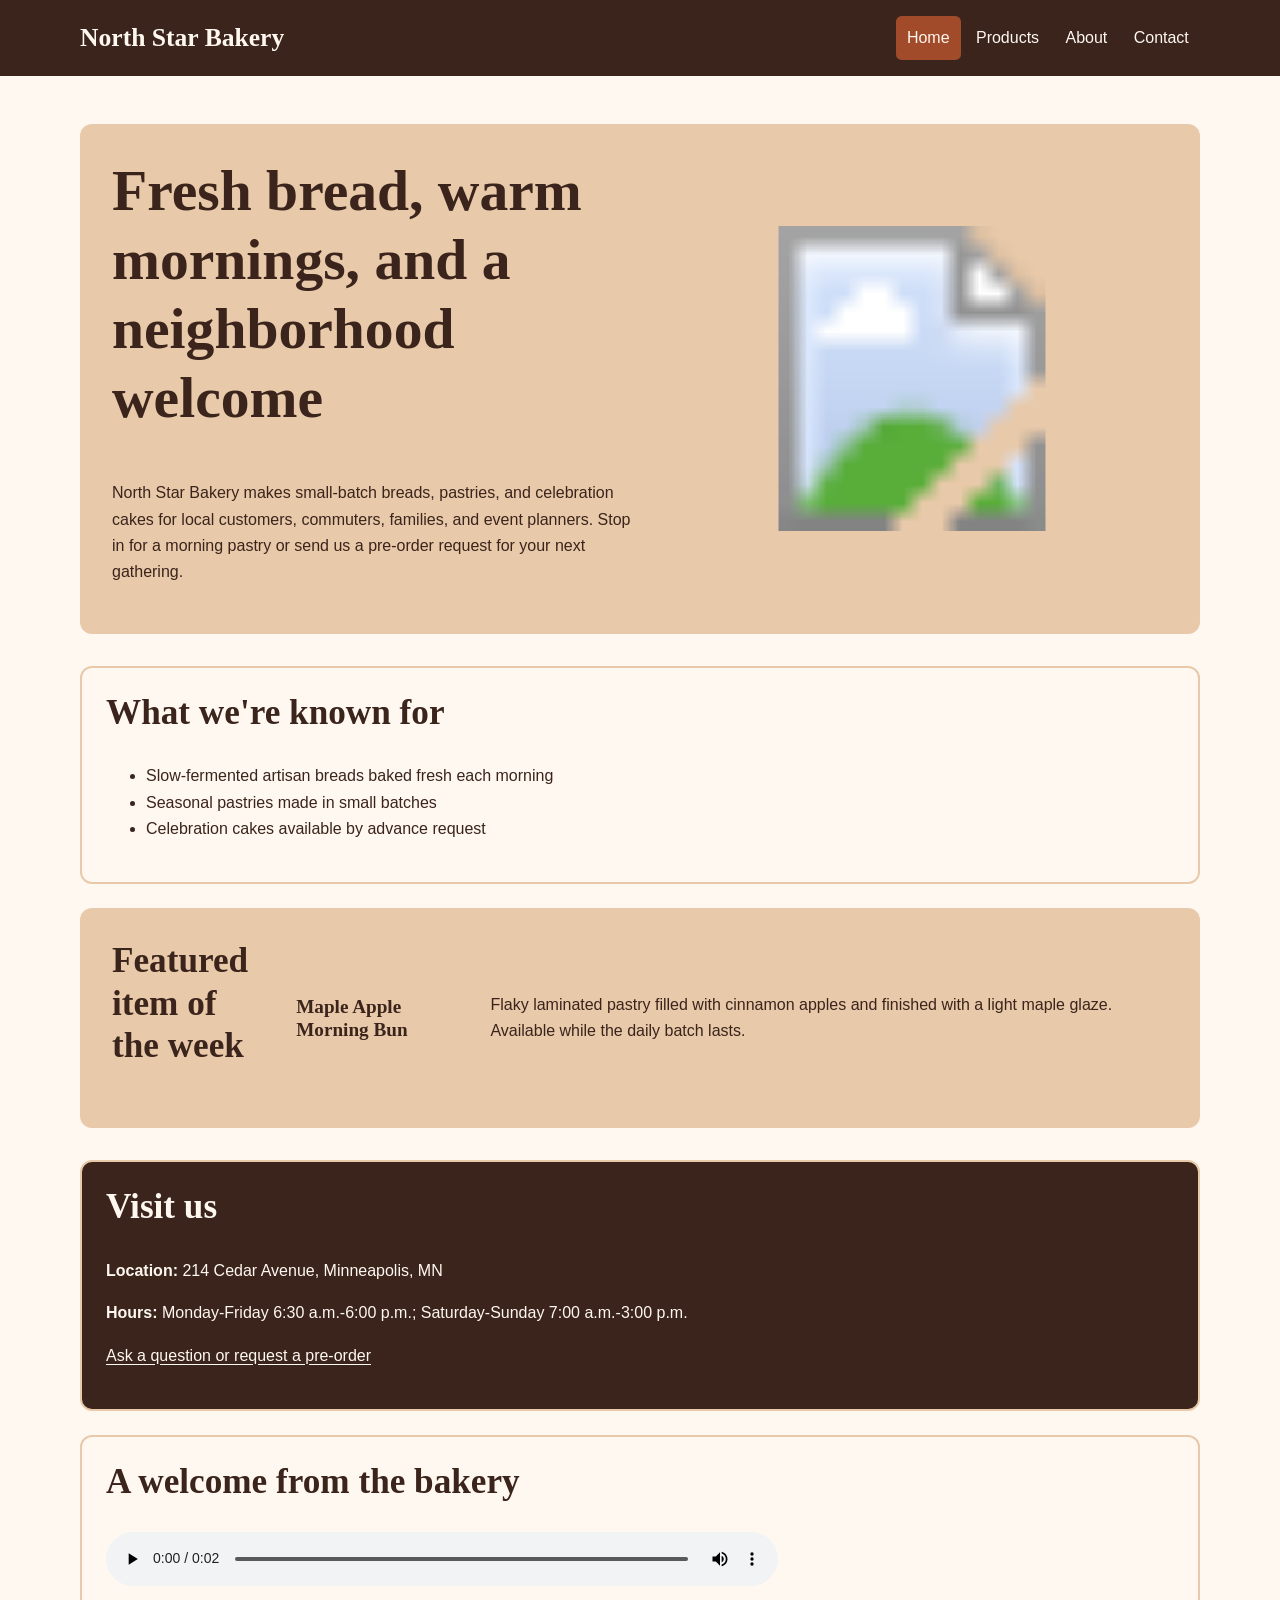
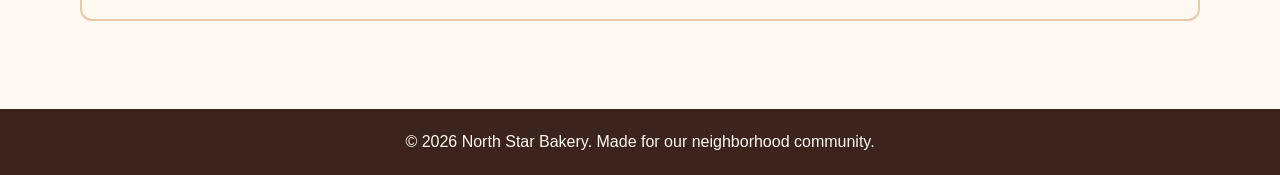
<file: index.html>
<!DOCTYPE html>
<html lang="en">
<head>
  <meta charset="UTF-8">
  <meta name="viewport" content="width=device-width, initial-scale=1.0">
  <title>North Star Bakery | Home</title>
  <link rel="stylesheet" href="css/styles.css">
</head>
<body>
  <a class="skip-link" href="#main-content">Skip to main content</a>
  <header class="site-header">
    <p class="brand"><a href="index.html">North Star Bakery</a></p>
    <nav class="site-nav" aria-label="Primary navigation">
      <a href="index.html" aria-current="page">Home</a>
      <a href="products.html">Products</a>
      <a href="about.html">About</a>
      <a href="contact.html">Contact</a>
    </nav>
  </header>

  <main id="main-content" class="site-main">
    <section class="hero">
      <div class="hero-copy">
      <h1>Fresh bread, warm mornings, and a neighborhood welcome</h1>
      <p>North Star Bakery makes small-batch breads, pastries, and celebration cakes for local customers, commuters, families, and event planners. Stop in for a morning pastry or send us a pre-order request for your next gathering.</p>
      </div>
      <img class="hero-image" src="media/bakery-storefront_c.svg" alt="Front entrance of North Star Bakery welcoming neighborhood customers">
    </section>

    <section class="content-panel">
      <h2>What we're known for</h2>
      <ul>
        <li>Slow-fermented artisan breads baked fresh each morning</li>
        <li>Seasonal pastries made in small batches</li>
        <li>Celebration cakes available by advance request</li>
      </ul>
    </section>

    <section class="feature-section">
      <div class="feature-copy">
      <h2>Featured item of the week</h2>
      </div>
      <picture class="feature-picture">
        <source media="(min-width: 720px)" srcset="media/bakery-feature-large_c.svg">
        <img src="media/bakery-feature-small_c.svg" alt="Seasonal featured bakery item prepared for this week's special">
      </picture>
      <h3>Maple Apple Morning Bun</h3>
      <p>Flaky laminated pastry filled with cinnamon apples and finished with a light maple glaze. Available while the daily batch lasts.</p>
    </section>

    <section class="visit-panel">
      <h2>Visit us</h2>
      <p><strong>Location:</strong> 214 Cedar Avenue, Minneapolis, MN</p>
      <p><strong>Hours:</strong> Monday-Friday 6:30 a.m.-6:00 p.m.; Saturday-Sunday 7:00 a.m.-3:00 p.m.</p>
      <p><a href="contact.html">Ask a question or request a pre-order</a></p>
    </section>

    <section class="content-panel">
      <h2>A welcome from the bakery</h2>
      <audio controls>
        <source src="[data-uri]" type="audio/mpeg">
        Your browser does not support the audio element. Please visit our Contact page if you would like information about products or pre-orders.
      </audio>
    </section>
  </main>

  <footer class="site-footer">
    <p>&copy; 2026 North Star Bakery. Made for our neighborhood community.</p>
  </footer>
</body>
</html>
</file>
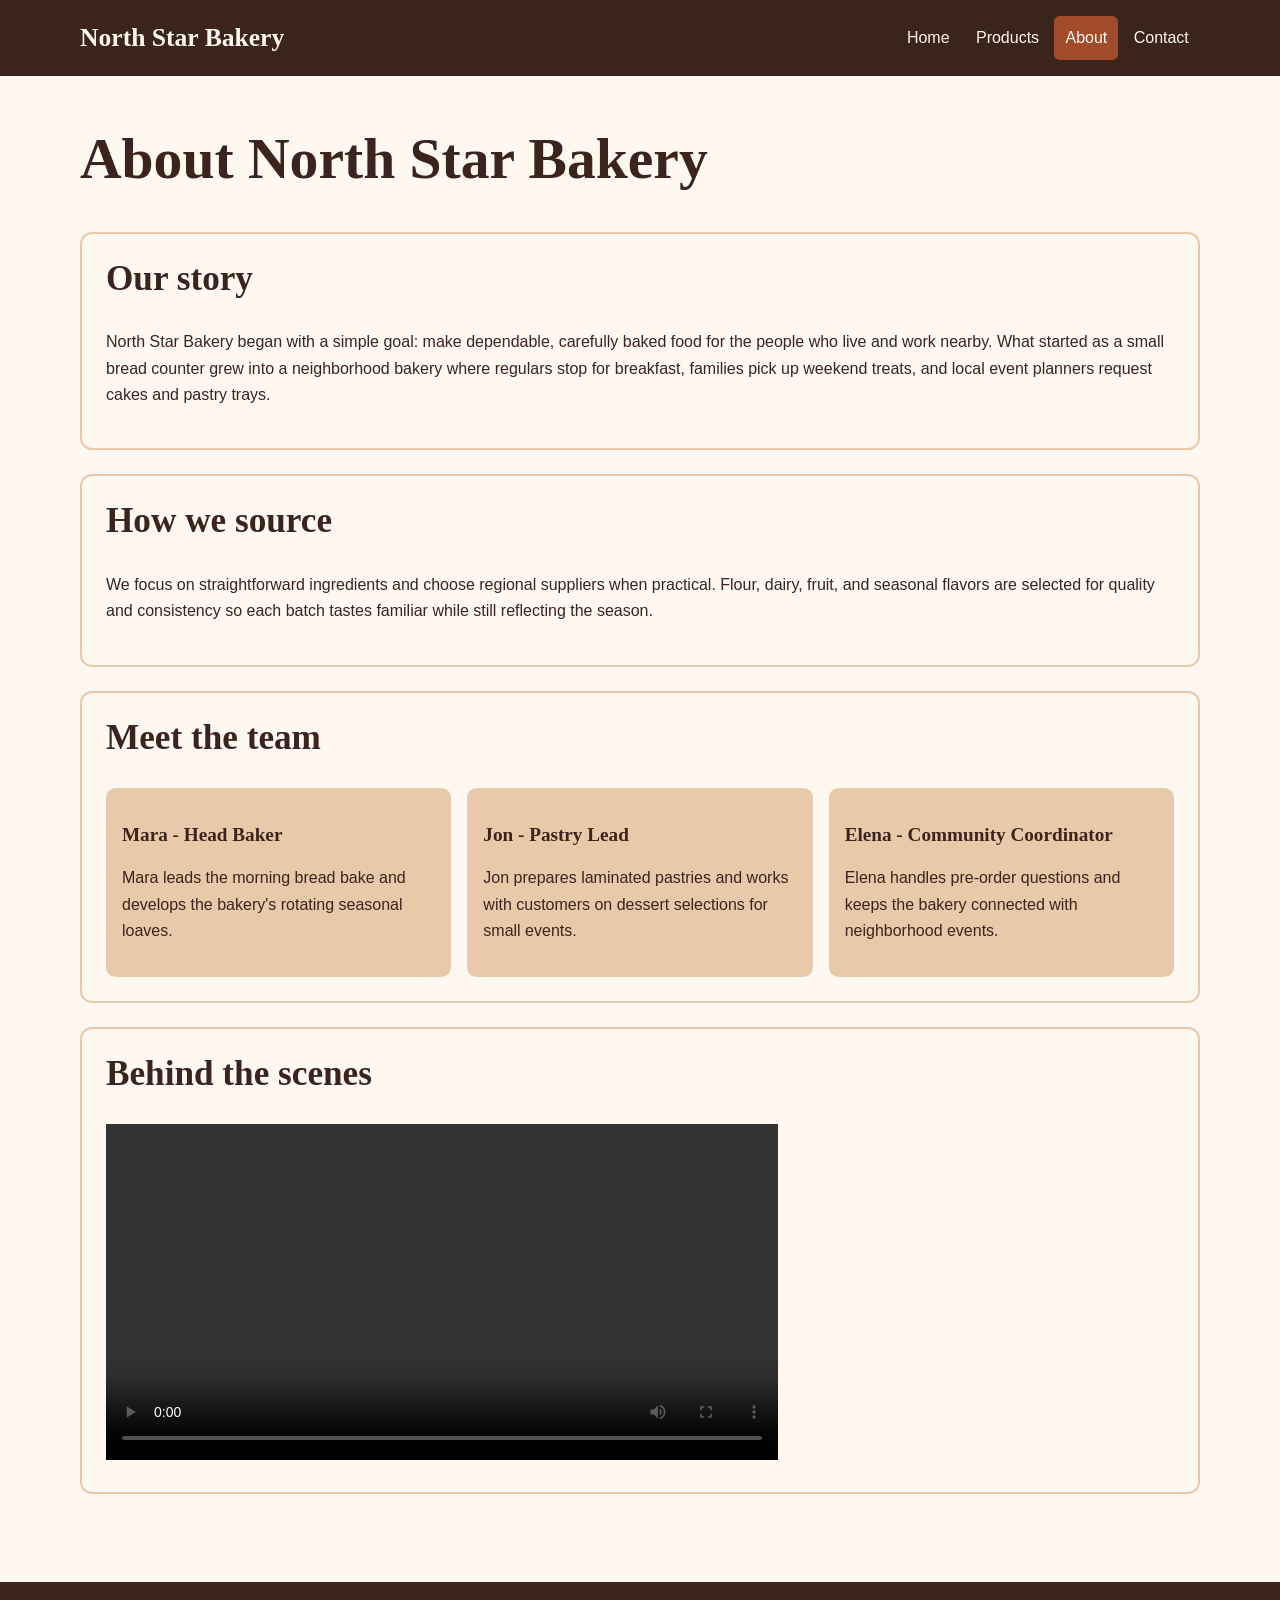
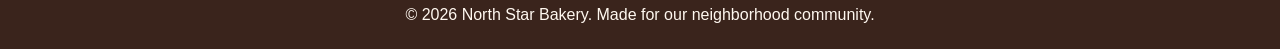
<file: about.html>
<!DOCTYPE html>
<html lang="en">
<head>
  <meta charset="UTF-8">
  <meta name="viewport" content="width=device-width, initial-scale=1.0">
  <title>North Star Bakery | About</title>
  <link rel="stylesheet" href="css/styles.css">
</head>
<body>
  <a class="skip-link" href="#main-content">Skip to main content</a>
  <header class="site-header">
    <p class="brand"><a href="index.html">North Star Bakery</a></p>
    <nav class="site-nav" aria-label="Primary navigation">
      <a href="index.html">Home</a>
      <a href="products.html">Products</a>
      <a href="about.html" aria-current="page">About</a>
      <a href="contact.html">Contact</a>
    </nav>
  </header>

  <main id="main-content" class="site-main">
    <h1>About North Star Bakery</h1>

    <section class="content-panel">
      <h2>Our story</h2>
      <p>North Star Bakery began with a simple goal: make dependable, carefully baked food for the people who live and work nearby. What started as a small bread counter grew into a neighborhood bakery where regulars stop for breakfast, families pick up weekend treats, and local event planners request cakes and pastry trays.</p>
    </section>

    <section class="content-panel">
      <h2>How we source</h2>
      <p>We focus on straightforward ingredients and choose regional suppliers when practical. Flour, dairy, fruit, and seasonal flavors are selected for quality and consistency so each batch tastes familiar while still reflecting the season.</p>
    </section>

    <section class="team-section">
      <h2>Meet the team</h2>
      <div class="card-row">
      <article class="team-card">
        <h3>Mara - Head Baker</h3>
        <p>Mara leads the morning bread bake and develops the bakery's rotating seasonal loaves.</p>
      </article>
      <article class="team-card">
        <h3>Jon - Pastry Lead</h3>
        <p>Jon prepares laminated pastries and works with customers on dessert selections for small events.</p>
      </article>
      <article class="team-card">
        <h3>Elena - Community Coordinator</h3>
        <p>Elena handles pre-order questions and keeps the bakery connected with neighborhood events.</p>
      </article>
      </div>
    </section>

    <section class="content-panel media-panel">
      <h2>Behind the scenes</h2>
      <video controls width="640">
        <source src="[data-uri]" type="video/mp4">
        Your browser does not support the video element. Contact us if you would like to learn more about how our breads and pastries are made.
      </video>
    </section>
  </main>

  <footer class="site-footer">
    <p>&copy; 2026 North Star Bakery. Made for our neighborhood community.</p>
  </footer>
</body>
</html>
</file>
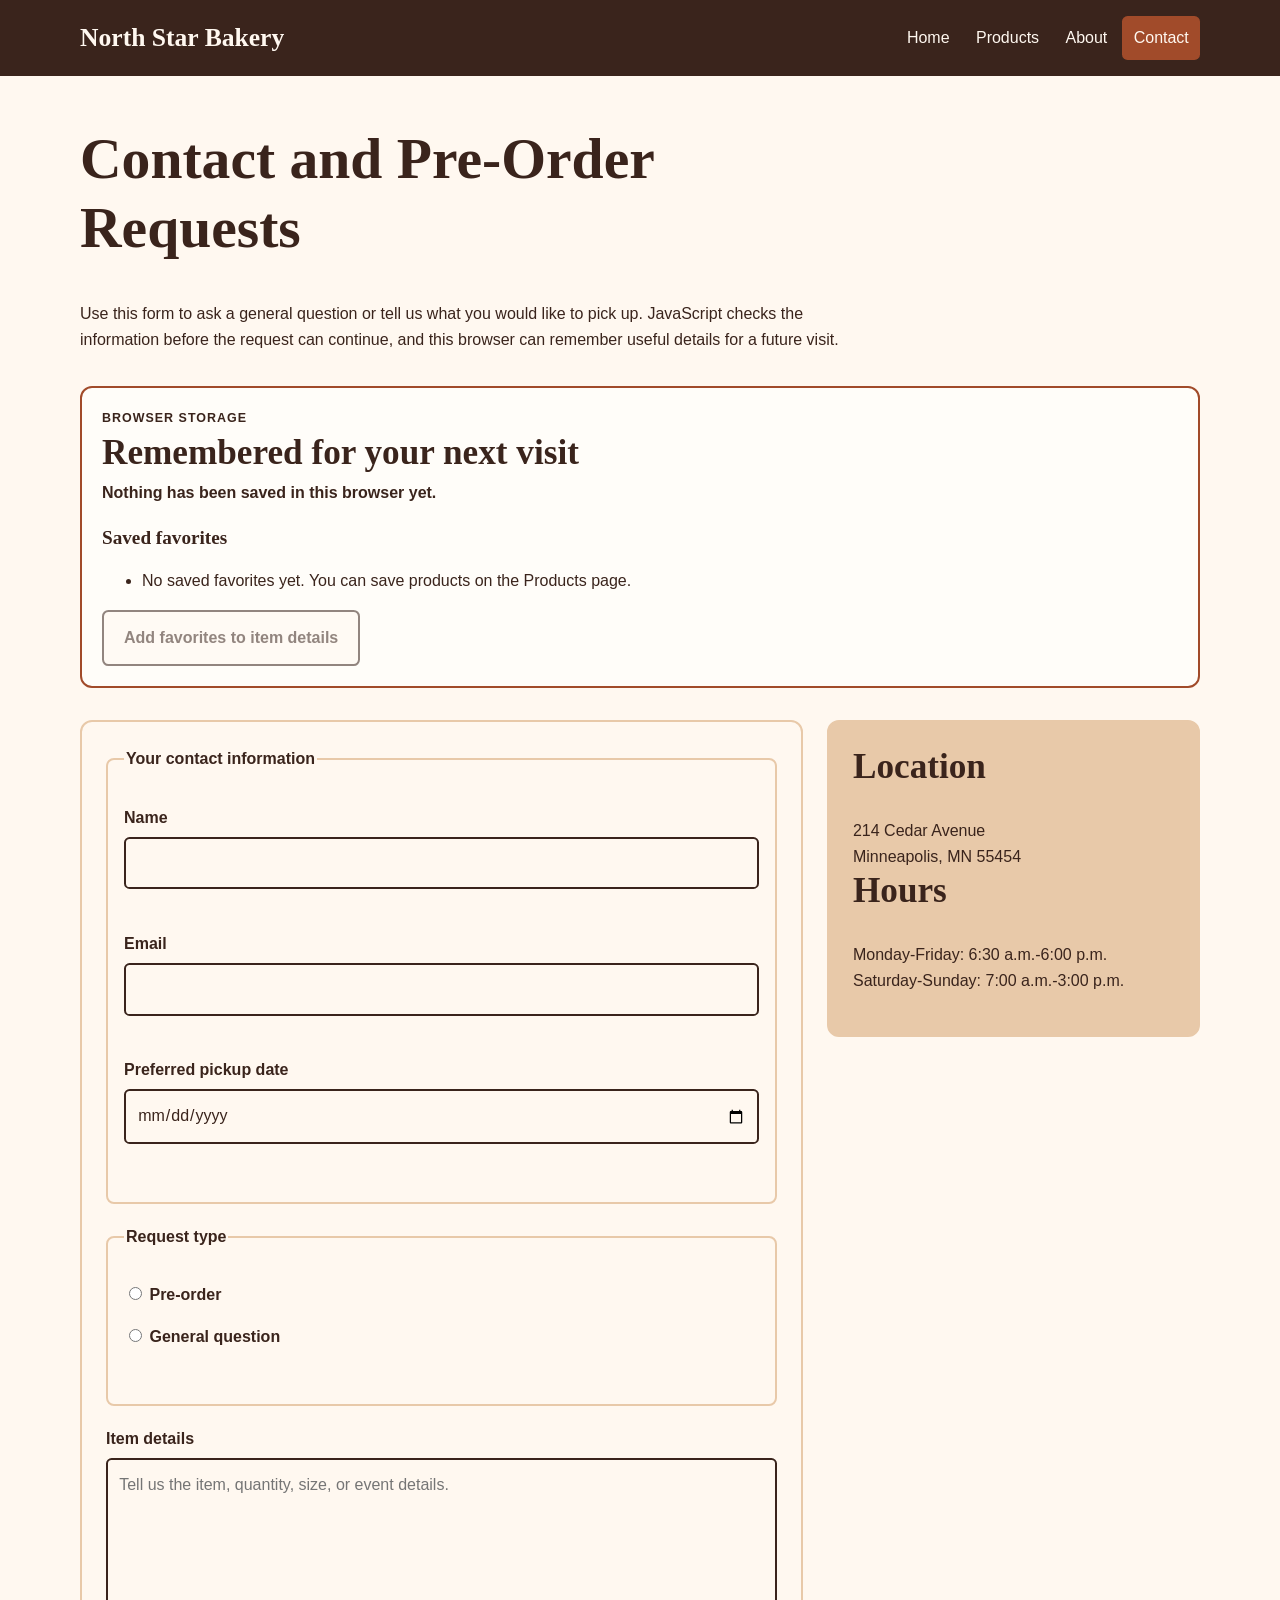
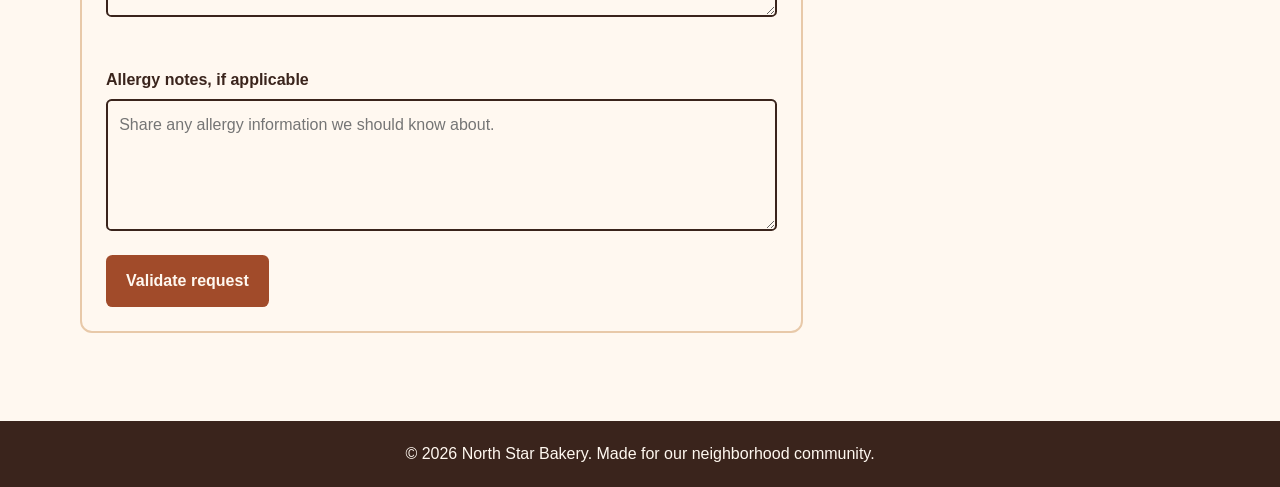
<file: contact.html>
<!DOCTYPE html>
<html lang="en">
<head>
  <meta charset="UTF-8">
  <meta name="viewport" content="width=device-width, initial-scale=1.0">
  <title>North Star Bakery | Contact</title>
  <link rel="stylesheet" href="css/styles.css">
  <link rel="stylesheet" href="css/touchstone4.css">
  <script src="js/app.js" defer></script>
</head>
<body>
  <a class="skip-link" href="#main-content">Skip to main content</a>
  <header class="site-header">
    <p class="brand"><a href="index.html">North Star Bakery</a></p>
    <nav class="site-nav" aria-label="Primary navigation">
      <a href="index.html">Home</a>
      <a href="products.html">Products</a>
      <a href="about.html">About</a>
      <a href="contact.html" aria-current="page">Contact</a>
    </nav>
  </header>

  <main id="main-content" class="site-main">
    <header class="page-heading">
      <h1>Contact and Pre-Order Requests</h1>
      <p>Use this form to ask a general question or tell us what you would like to pick up. JavaScript checks the information before the request can continue, and this browser can remember useful details for a future visit.</p>
    </header>

    <section class="storage-card" aria-labelledby="remembered-heading">
      <p class="eyebrow">Browser storage</p>
      <h2 id="remembered-heading">Remembered for your next visit</h2>
      <p id="storage-status" class="storage-status" role="status">Nothing has been saved in this browser yet.</p>
      <h3>Saved favorites</h3>
      <ul id="saved-favorites-contact"></ul>
      <button type="button" id="use-favorites" class="secondary-button">Add favorites to item details</button>
    </section>

    <div class="contact-layout">
      <form id="request-form" class="request-form" action="#" method="post" novalidate>
        <fieldset>
          <legend>Your contact information</legend>
          <p>
            <label for="name">Name</label><br>
            <input type="text" id="name" name="name" autocomplete="name" aria-describedby="name-error">
            <span id="name-error" class="field-error" aria-live="polite"></span>
          </p>
          <p>
            <label for="email">Email</label><br>
            <input type="email" id="email" name="email" autocomplete="email" aria-describedby="email-error">
            <span id="email-error" class="field-error" aria-live="polite"></span>
          </p>
          <p>
            <label for="pickup-date">Preferred pickup date</label><br>
            <input type="date" id="pickup-date" name="pickup-date" aria-describedby="pickup-date-error">
            <span id="pickup-date-error" class="field-error" aria-live="polite"></span>
          </p>
        </fieldset>

        <fieldset>
          <legend>Request type</legend>
          <p>
            <input type="radio" id="preorder" name="request-type" value="pre-order">
            <label for="preorder">Pre-order</label>
          </p>
          <p>
            <input type="radio" id="question" name="request-type" value="general-question">
            <label for="question">General question</label>
          </p>
          <span id="request-type-error" class="field-error" aria-live="polite"></span>
        </fieldset>

        <p>
          <label for="details">Item details</label><br>
          <textarea id="details" name="details" rows="5" placeholder="Tell us the item, quantity, size, or event details." aria-describedby="details-error"></textarea>
          <span id="details-error" class="field-error" aria-live="polite"></span>
        </p>

        <p>
          <label for="allergy-notes">Allergy notes, if applicable</label><br>
          <textarea id="allergy-notes" name="allergy-notes" rows="4" placeholder="Share any allergy information we should know about."></textarea>
        </p>

        <button type="submit">Validate request</button>
        <p id="form-status" class="form-status" role="status" aria-live="polite"></p>
      </form>

      <aside class="contact-details" aria-label="Bakery location and hours">
        <section>
          <h2>Location</h2>
          <address>214 Cedar Avenue<br>Minneapolis, MN 55454</address>
        </section>

        <section>
          <h2>Hours</h2>
          <p>Monday-Friday: 6:30 a.m.-6:00 p.m.<br>Saturday-Sunday: 7:00 a.m.-3:00 p.m.</p>
        </section>
      </aside>
    </div>
  </main>

  <footer class="site-footer">
    <p>&copy; 2026 North Star Bakery. Made for our neighborhood community.</p>
  </footer>
</body>
</html>
</file>
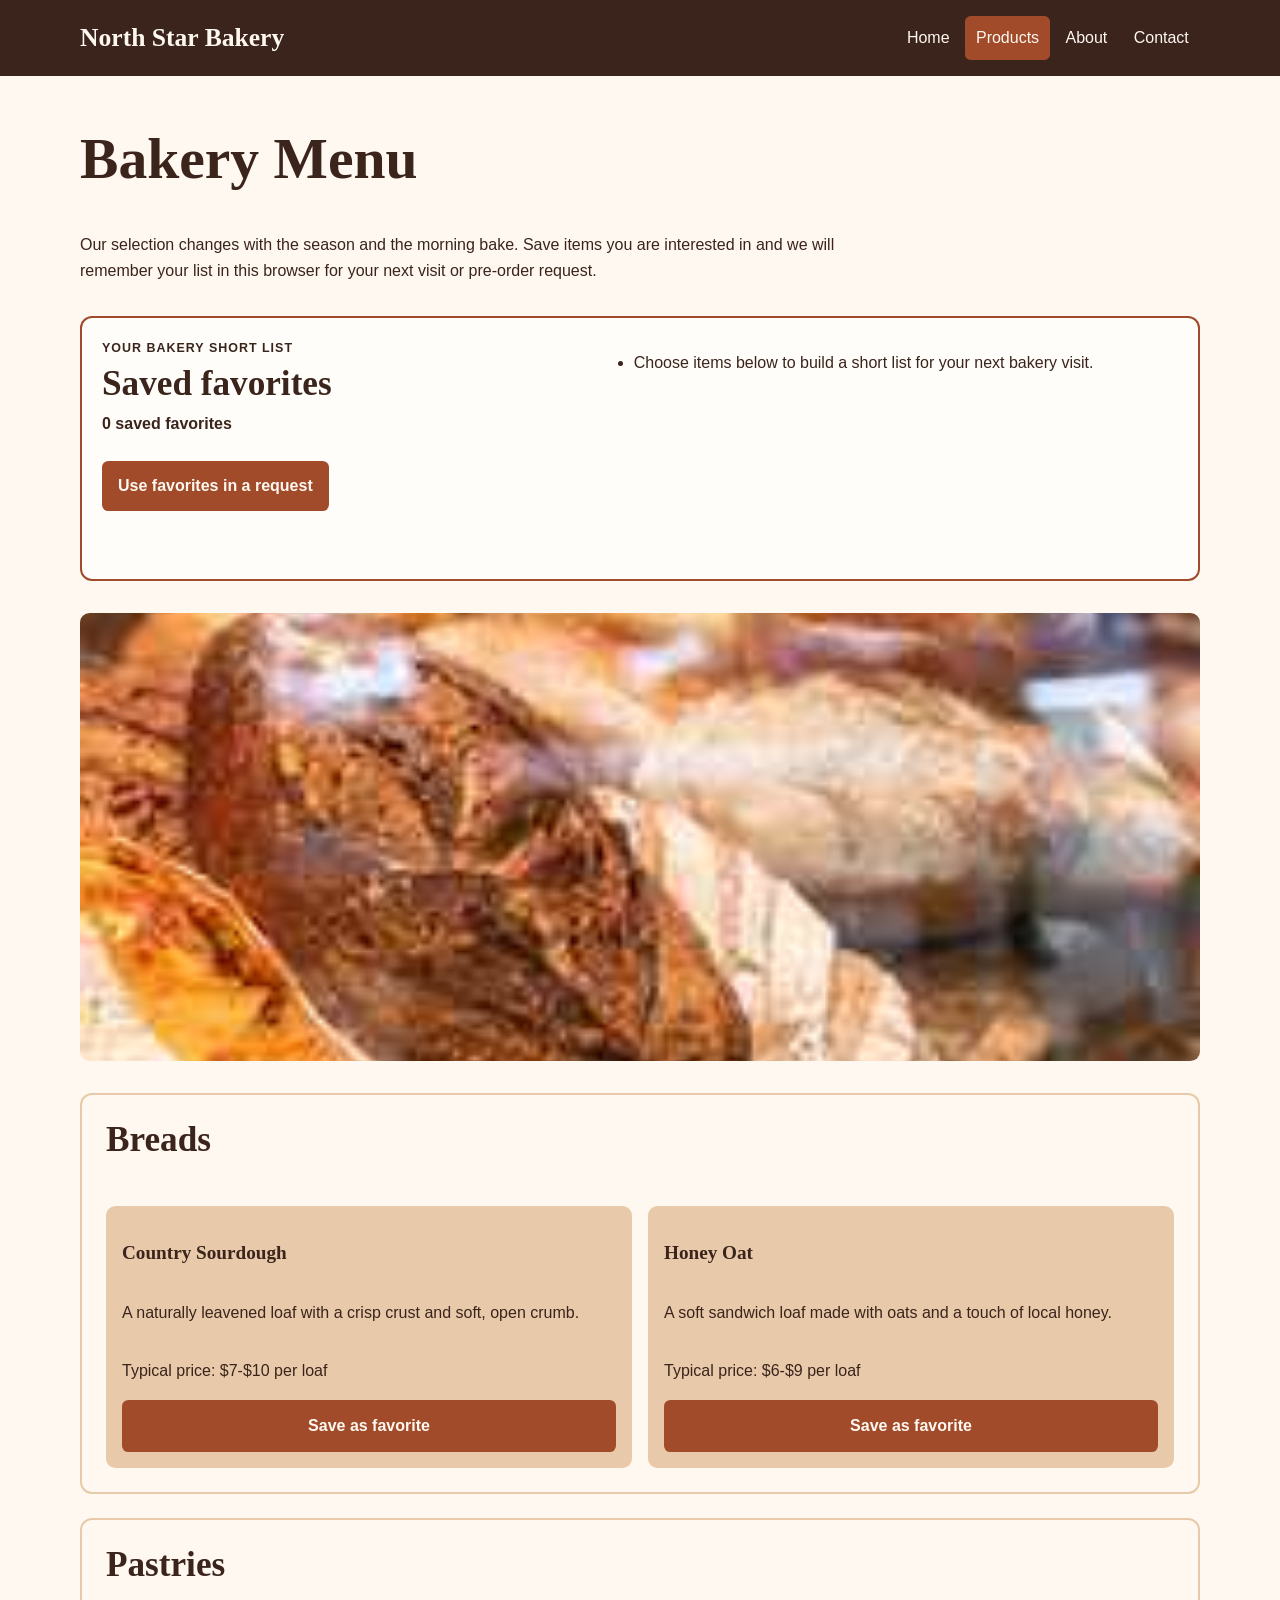
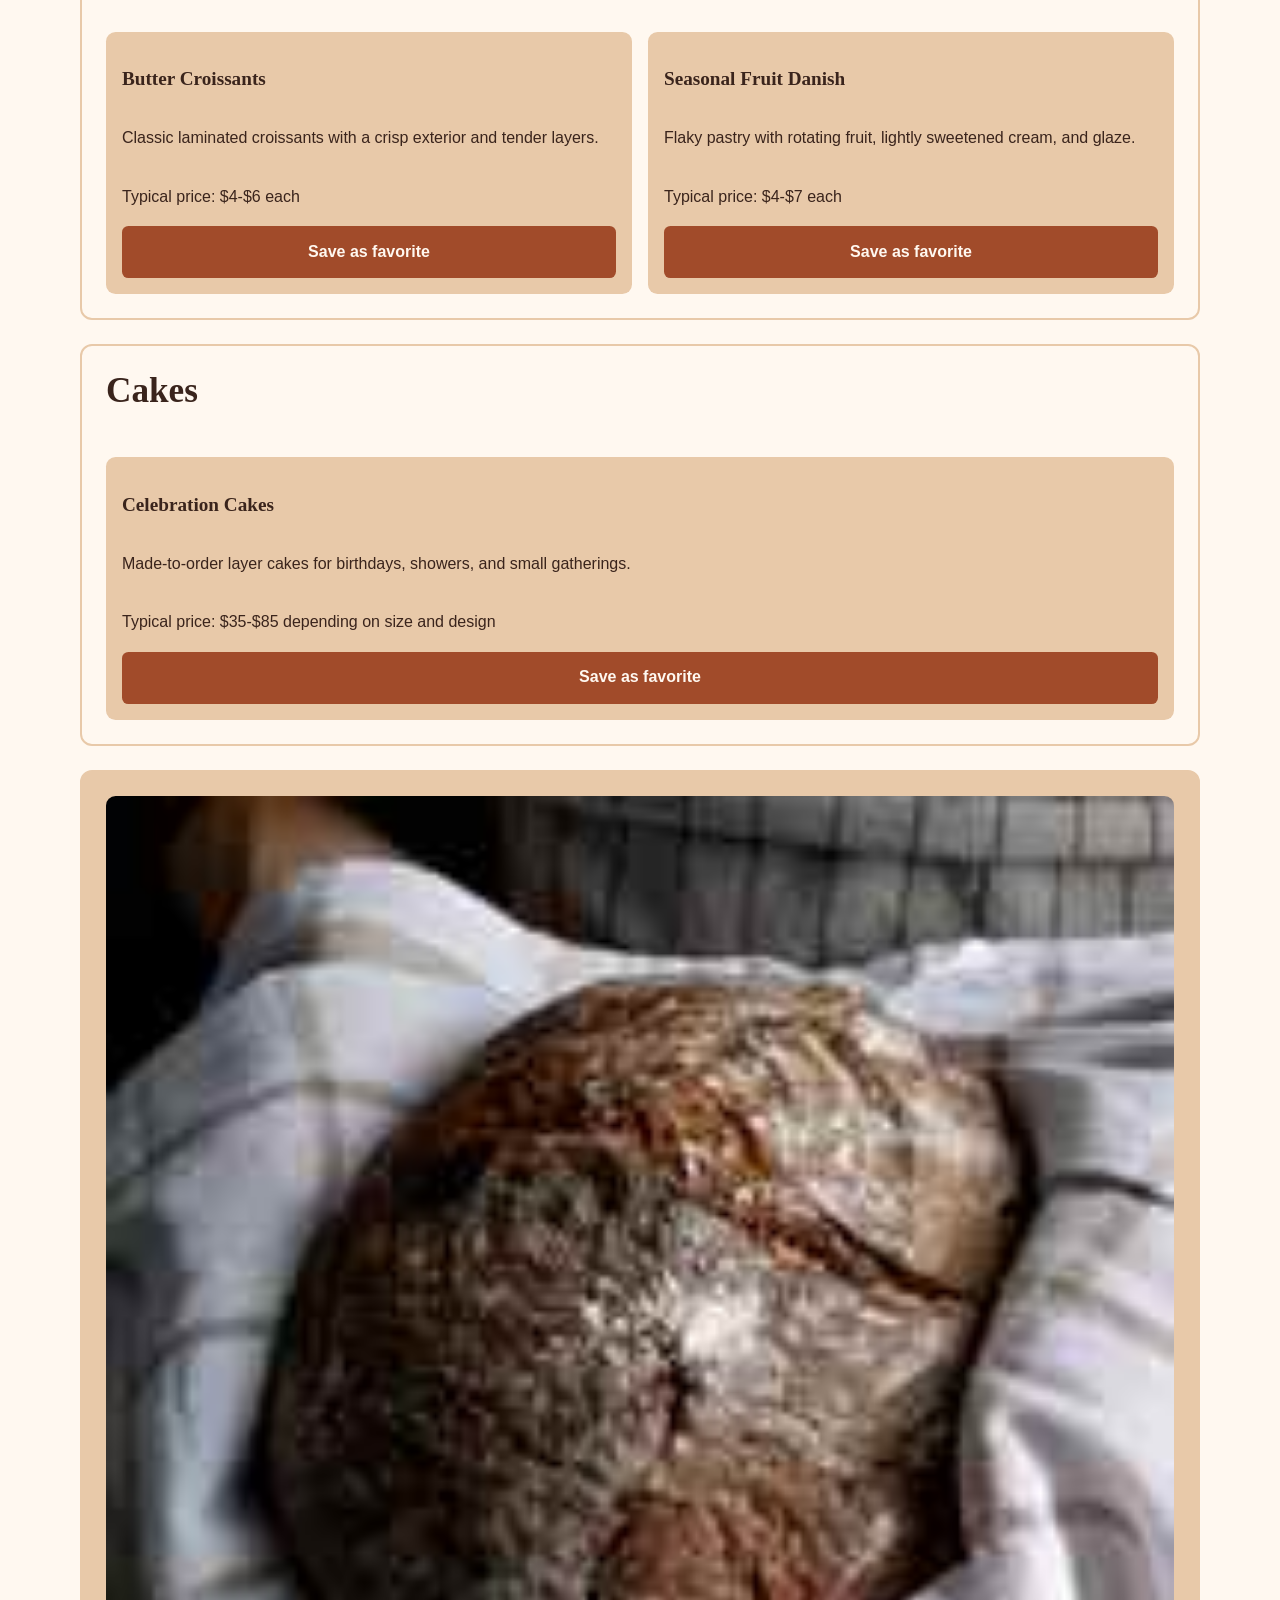
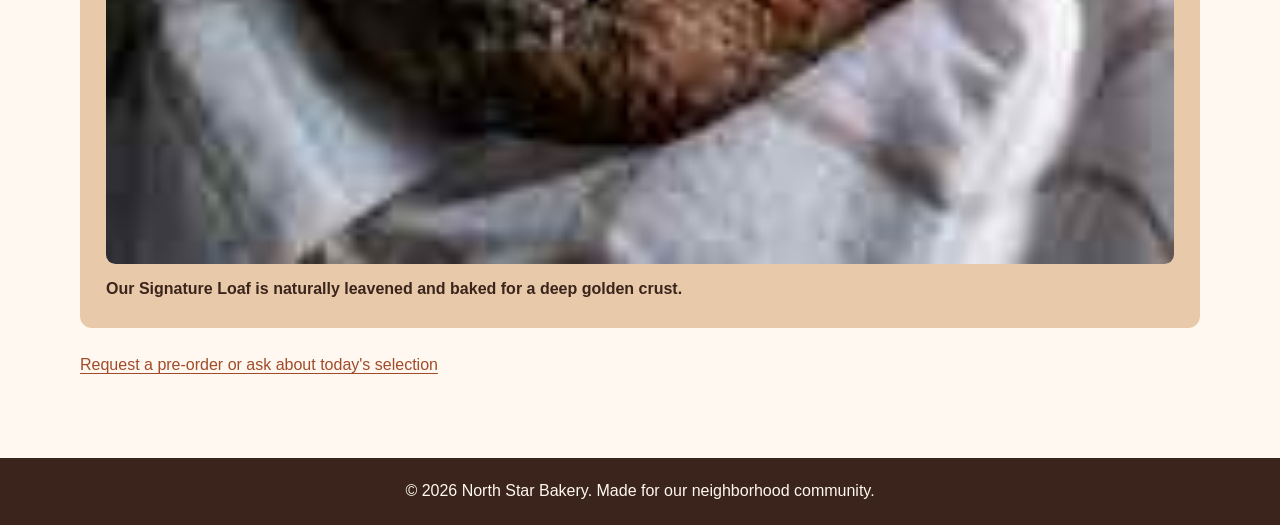
<file: products.html>
<!DOCTYPE html>
<html lang="en">
<head>
  <meta charset="UTF-8">
  <meta name="viewport" content="width=device-width, initial-scale=1.0">
  <title>North Star Bakery | Products</title>
  <link rel="stylesheet" href="css/styles.css">
  <link rel="stylesheet" href="css/touchstone4.css">
  <script src="js/app.js" defer></script>
</head>
<body>
  <a class="skip-link" href="#main-content">Skip to main content</a>
  <header class="site-header">
    <p class="brand"><a href="index.html">North Star Bakery</a></p>
    <nav class="site-nav" aria-label="Primary navigation">
      <a href="index.html">Home</a>
      <a href="products.html" aria-current="page">Products</a>
      <a href="about.html">About</a>
      <a href="contact.html">Contact</a>
    </nav>
  </header>

  <main id="main-content" class="site-main">
    <header class="page-heading">
      <h1>Bakery Menu</h1>
      <p>Our selection changes with the season and the morning bake. Save items you are interested in and we will remember your list in this browser for your next visit or pre-order request.</p>
    </header>

    <section id="favorites-panel" class="favorites-panel" aria-labelledby="favorites-heading">
      <div>
        <p class="eyebrow">Your bakery short list</p>
        <h2 id="favorites-heading">Saved favorites</h2>
        <p id="favorites-count" class="favorites-count">0 saved favorites</p>
      </div>
      <ul id="favorites-list" class="favorites-list"></ul>
      <div class="favorites-actions">
        <a class="button-link" href="contact.html">Use favorites in a request</a>
        <button type="button" id="clear-favorites" class="secondary-button" hidden>Clear favorites</button>
      </div>
      <p id="favorite-status" class="status-message" role="status" aria-live="polite"></p>
    </section>

    <img class="wide-image" src="media/bakery-bread_c.svg" alt="Fresh artisan bread loaves from North Star Bakery">

    <section class="product-group">
      <h2>Breads</h2>
      <article class="product-card">
        <h3>Country Sourdough</h3>
        <p>A naturally leavened loaf with a crisp crust and soft, open crumb.</p>
        <p>Typical price: $7-$10 per loaf</p>
        <button type="button" class="favorite-button" data-favorite-id="country-sourdough" aria-pressed="false">Save as favorite</button>
      </article>
      <article class="product-card">
        <h3>Honey Oat</h3>
        <p>A soft sandwich loaf made with oats and a touch of local honey.</p>
        <p>Typical price: $6-$9 per loaf</p>
        <button type="button" class="favorite-button" data-favorite-id="honey-oat" aria-pressed="false">Save as favorite</button>
      </article>
    </section>

    <section class="product-group">
      <h2>Pastries</h2>
      <article class="product-card">
        <h3>Butter Croissants</h3>
        <p>Classic laminated croissants with a crisp exterior and tender layers.</p>
        <p>Typical price: $4-$6 each</p>
        <button type="button" class="favorite-button" data-favorite-id="butter-croissants" aria-pressed="false">Save as favorite</button>
      </article>
      <article class="product-card">
        <h3>Seasonal Fruit Danish</h3>
        <p>Flaky pastry with rotating fruit, lightly sweetened cream, and glaze.</p>
        <p>Typical price: $4-$7 each</p>
        <button type="button" class="favorite-button" data-favorite-id="seasonal-fruit-danish" aria-pressed="false">Save as favorite</button>
      </article>
    </section>

    <section class="product-group">
      <h2>Cakes</h2>
      <article class="product-card">
        <h3>Celebration Cakes</h3>
        <p>Made-to-order layer cakes for birthdays, showers, and small gatherings.</p>
        <p>Typical price: $35-$85 depending on size and design</p>
        <button type="button" class="favorite-button" data-favorite-id="celebration-cakes" aria-pressed="false">Save as favorite</button>
      </article>
    </section>

    <figure class="signature-figure">
      <img src="media/bakery-signature-loaf_c.svg" alt="North Star Bakery's golden-crusted signature sourdough loaf">
      <figcaption>Our Signature Loaf is naturally leavened and baked for a deep golden crust.</figcaption>
    </figure>

    <p><a href="contact.html">Request a pre-order or ask about today's selection</a></p>
  </main>

  <footer class="site-footer">
    <p>&copy; 2026 North Star Bakery. Made for our neighborhood community.</p>
  </footer>
</body>
</html>
</file>
<file: css/styles.css>
:root {
  --cream: #fff8f0;
  --espresso: #3a241c;
  --terracotta: #a14b2a;
  --wheat: #e8c9a9;
}

* {
  box-sizing: border-box;
}

html {
  scroll-behavior: smooth;
}

body {
  margin: 0;
  background: var(--cream);
  color: var(--espresso);
  font-family: Arial, sans-serif;
  font-size: 1rem;
  line-height: 1.65;
}

a {
  color: var(--terracotta);
  text-underline-offset: 0.2em;
}

a:hover {
  text-decoration-thickness: 0.14em;
}

a:focus-visible,
button:focus-visible,
input:focus-visible,
textarea:focus-visible {
  outline: 3px solid var(--terracotta);
  outline-offset: 3px;
}

.skip-link {
  position: absolute;
  left: -9999px;
  top: 0;
  z-index: 1000;
  padding: 0.65rem 1rem;
  background: var(--cream);
  color: var(--espresso);
}

.skip-link:focus {
  left: 0.75rem;
  top: 0.75rem;
}

h1,
h2,
h3,
.brand {
  font-family: Georgia, serif;
  line-height: 1.2;
}

h1 {
  margin-top: 0;
  font-size: clamp(2rem, 8vw, 3.6rem);
}

h2 {
  margin-top: 0;
  font-size: clamp(1.5rem, 5vw, 2.2rem);
}

h3 {
  font-size: 1.2rem;
}

.site-header {
  background: var(--espresso);
  color: var(--cream);
  padding: 1rem;
}

.brand {
  margin: 0 0 0.8rem;
  font-size: 1.6rem;
  font-weight: 700;
}

.brand a,
.site-nav a {
  color: var(--cream);
  text-decoration: none;
}

.site-nav {
  display: flex;
  flex-direction: column;
  gap: 0.25rem;
}

.site-nav a {
  display: block;
  padding: 0.55rem 0.7rem;
  border-radius: 0.35rem;
}

.site-nav a:hover,
.site-nav a[aria-current="page"] {
  background: var(--terracotta);
}

.site-main {
  width: min(100% - 2rem, 70rem);
  margin: 0 auto;
  padding: 2rem 0 3rem;
}

.page-heading {
  max-width: 48rem;
  margin-bottom: 2rem;
}

.hero,
.feature-section,
.contact-layout,
.card-row {
  display: flex;
  flex-direction: column;
}

.hero,
.feature-section {
  gap: 1.5rem;
  align-items: center;
  padding: 1.25rem;
  background: var(--wheat);
  border-radius: 0.75rem;
  margin-bottom: 2rem;
}

.hero-copy,
.feature-copy {
  flex: 1 1 0;
}

.hero-image,
.wide-image,
.feature-picture img,
.signature-figure img {
  display: block;
  width: 100%;
  height: auto;
  border-radius: 0.6rem;
}

.hero-image {
  flex: 1 1 0;
  max-width: 32rem;
}

.feature-picture {
  display: block;
  flex: 1 1 0;
  width: 100%;
}

.content-panel,
.visit-panel,
.product-group,
.team-section,
.signature-figure,
.request-form,
.contact-details {
  margin: 0 0 1.5rem;
  padding: 1.25rem;
  border: 2px solid var(--wheat);
  border-radius: 0.75rem;
}

.visit-panel {
  background: var(--espresso);
  color: var(--cream);
}

.visit-panel a {
  color: var(--cream);
}

.wide-image {
  max-height: 28rem;
  object-fit: cover;
  margin: 0 0 2rem;
}

.product-group,
.team-section {
  overflow: hidden;
}

.product-card,
.team-card {
  padding: 1rem;
  background: var(--wheat);
  border-radius: 0.6rem;
  margin-bottom: 1rem;
}

.product-card:last-child,
.team-card:last-child {
  margin-bottom: 0;
}

.signature-figure {
  background: var(--wheat);
}

.signature-figure figcaption {
  padding-top: 0.75rem;
  font-weight: 700;
}

.media-panel video,
audio {
  width: 100%;
  max-width: 42rem;
}

.contact-layout {
  gap: 1.5rem;
}

.request-form,
.contact-details {
  flex: 1 1 0;
}

fieldset {
  margin: 0 0 1.25rem;
  padding: 1rem;
  border: 2px solid var(--wheat);
  border-radius: 0.5rem;
}

legend,
label {
  font-weight: 700;
}

input[type="text"],
input[type="email"],
input[type="date"],
textarea {
  width: 100%;
  margin-top: 0.35rem;
  padding: 0.7rem;
  border: 2px solid var(--espresso);
  border-radius: 0.35rem;
  background: var(--cream);
  color: var(--espresso);
  font: inherit;
}

textarea {
  resize: vertical;
}

button {
  border: 0;
  border-radius: 0.4rem;
  padding: 0.8rem 1.25rem;
  background: var(--terracotta);
  color: var(--cream);
  font: inherit;
  font-weight: 700;
  cursor: pointer;
}

button:hover {
  background: var(--espresso);
}

address {
  font-style: normal;
}

.site-footer {
  padding: 1.25rem 1rem;
  background: var(--espresso);
  color: var(--cream);
  text-align: center;
}

.site-footer p {
  margin: 0;
}

@media screen and (min-width: 48rem) {
  .site-header {
    display: flex;
    align-items: center;
    justify-content: space-between;
    gap: 2rem;
    padding: 1rem max(2rem, calc((100% - 70rem) / 2));
  }

  .brand {
    margin: 0;
  }

  .site-nav {
    flex-direction: row;
    flex-wrap: wrap;
  }

  .hero,
  .feature-section,
  .contact-layout {
    flex-direction: row;
  }

  .hero,
  .feature-section {
    padding: 2rem;
  }

  .card-row {
    flex-direction: row;
    gap: 1rem;
    align-items: stretch;
  }

  .team-card {
    flex: 1 1 0;
    margin-bottom: 0;
  }

  .product-group {
    display: flex;
    flex-wrap: wrap;
    gap: 1rem;
  }

  .product-group h2 {
    flex-basis: 100%;
  }

  .product-card {
    flex: 1 1 18rem;
    margin-bottom: 0;
  }

  .request-form {
    flex-basis: 66%;
  }

  .contact-details {
    flex-basis: 34%;
    align-self: flex-start;
    background: var(--wheat);
  }
}

@media screen and (min-width: 70rem) {
  .site-main {
    padding-top: 3rem;
    padding-bottom: 4rem;
  }

  .content-panel,
  .visit-panel,
  .product-group,
  .team-section,
  .signature-figure,
  .request-form,
  .contact-details {
    padding: 1.5rem;
  }
}
</file>
<file: css/touchstone4.css>
/* Touchstone 4: JavaScript interaction, validation, and storage */
.eyebrow {
  margin: 0 0 0.25rem;
  font-size: 0.78rem;
  font-weight: 700;
  letter-spacing: 0.08em;
  text-transform: uppercase;
}

.favorites-panel,
.storage-card {
  margin: 0 0 2rem;
  padding: 1.25rem;
  border: 2px solid var(--terracotta);
  border-radius: 0.75rem;
  background: #fffdf9;
}

.favorites-panel h2,
.storage-card h2 {
  margin-bottom: 0.35rem;
}

.favorites-count,
.storage-status {
  margin-top: 0;
  font-weight: 700;
}

.favorites-list {
  margin: 0.75rem 0 1rem;
  padding-left: 1.25rem;
}

.favorites-actions {
  display: flex;
  flex-wrap: wrap;
  gap: 0.75rem;
  align-items: center;
}

.button-link {
  display: inline-block;
  padding: 0.72rem 1rem;
  border-radius: 0.4rem;
  background: var(--terracotta);
  color: var(--cream);
  font-weight: 700;
  text-decoration: none;
}

.button-link:hover {
  background: var(--espresso);
}

.secondary-button {
  border: 2px solid var(--espresso);
  background: var(--cream);
  color: var(--espresso);
}

.secondary-button:hover {
  background: var(--wheat);
}

.secondary-button:disabled {
  opacity: 0.55;
  cursor: not-allowed;
}

.favorite-button {
  margin-top: auto;
}

.favorite-button.is-favorite {
  background: var(--espresso);
}

.status-message {
  min-height: 1.5rem;
  margin-bottom: 0;
  font-weight: 700;
}

.field-error {
  display: block;
  min-height: 1.35rem;
  margin-top: 0.25rem;
  color: #7a1f13;
  font-size: 0.92rem;
  font-weight: 700;
}

input[aria-invalid="true"],
textarea[aria-invalid="true"] {
  border-color: #a12616;
  background: #fff5f2;
}

.form-status {
  margin: 1rem 0 0;
  padding: 0.8rem 1rem;
  border-radius: 0.45rem;
}

.form-status:empty {
  display: none;
}

.error-summary {
  border: 2px solid #a12616;
  background: #fff5f2;
  color: #71170c;
}

.success-summary {
  border: 2px solid #35623d;
  background: #f1f8f2;
  color: #23492a;
}

.storage-card ul {
  margin-top: 0.4rem;
}

@media screen and (min-width: 48rem) {
  .favorites-panel {
    display: grid;
    grid-template-columns: minmax(13rem, 0.85fr) minmax(14rem, 1fr);
    gap: 0.5rem 2rem;
    align-items: start;
  }

  .favorites-panel .favorites-actions,
  .favorites-panel .status-message {
    grid-column: 1 / -1;
  }

  .product-card {
    display: flex;
    flex-direction: column;
  }
}
</file>
